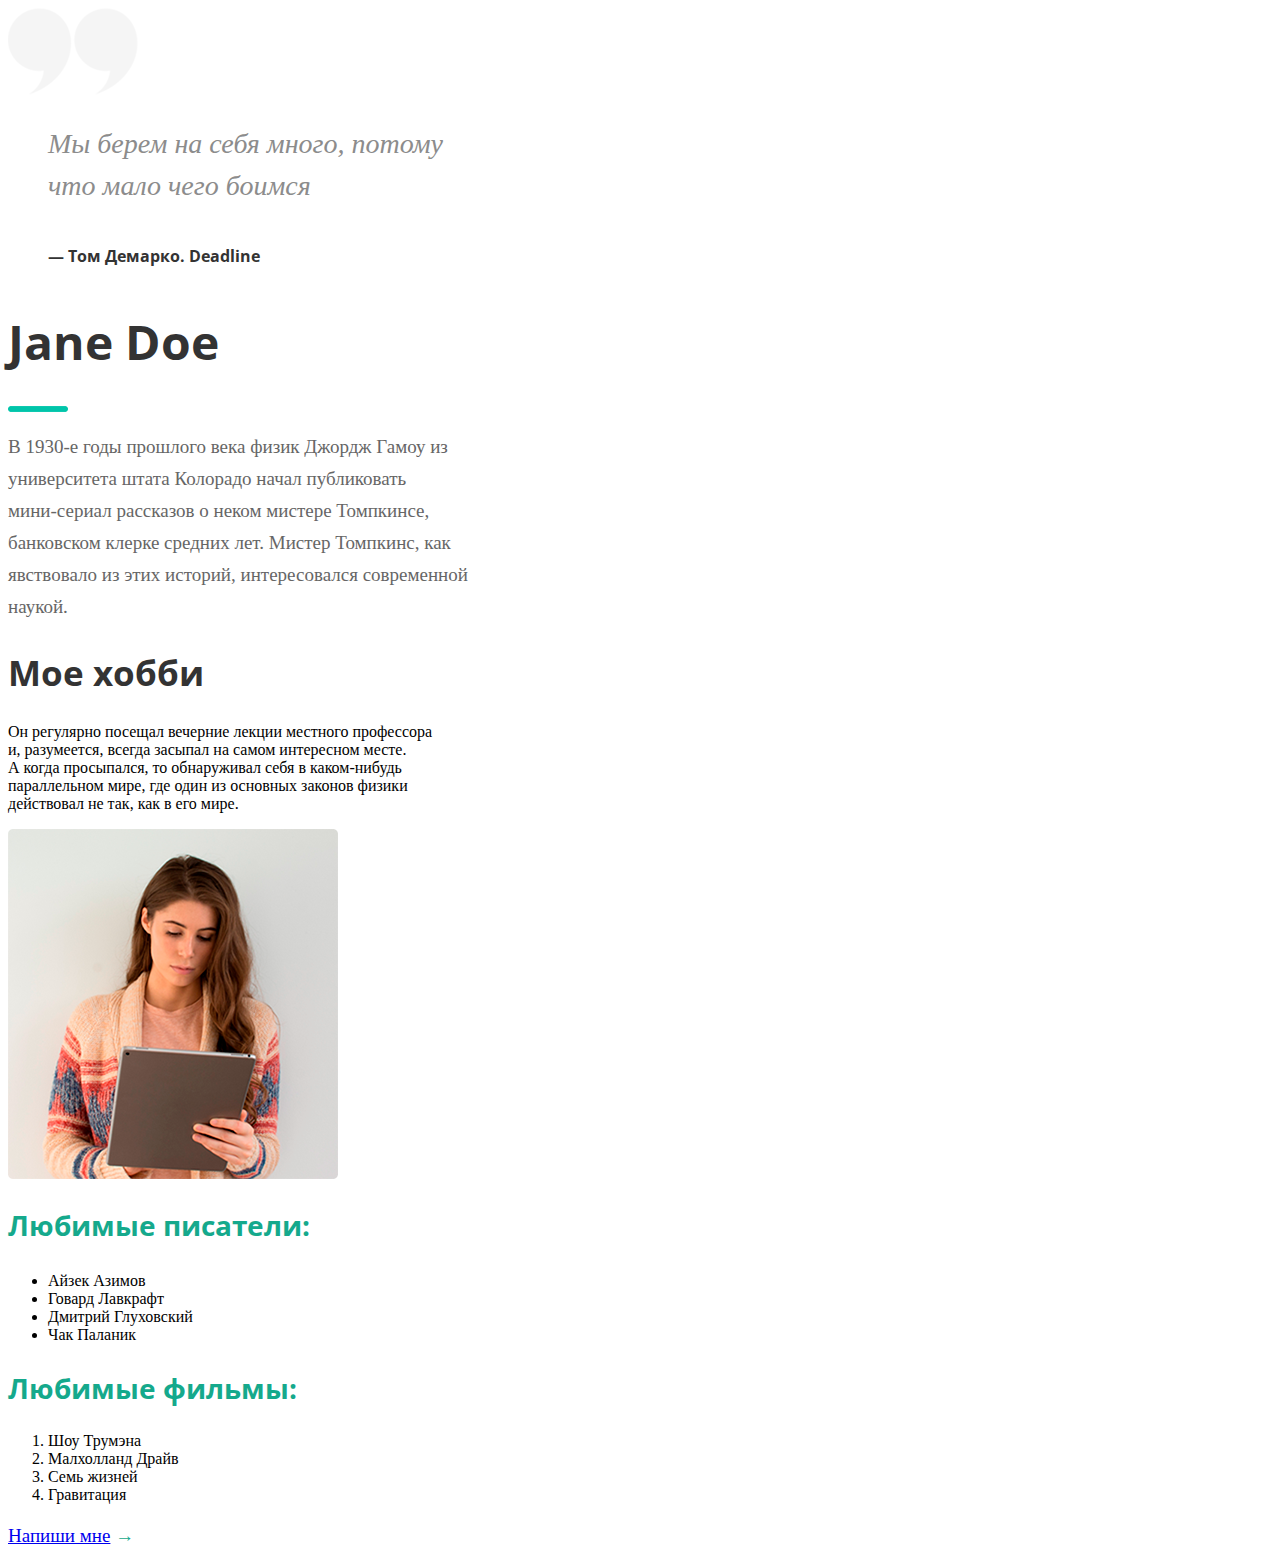
<file: lab5.1/index.html>
<!DOCTYPE html>
<html lang="en">
  <head>
    <meta charset="UTF-8"/>
    <title>Jane Doe</title>
    <link href="css/style.css" rel="stylesheet">
    <link rel="preconnect" href="https://fonts.gstatic.com">
    <link href="https://fonts.googleapis.com/css2?family=Open+Sans:wght@400;600;700&display=swap" rel="stylesheet">
  </head>
  <body>
    <div class="quote">
      <div class="quote__img"></div>
      <div class="quote__citation">
        <blockquote>
        Мы берем на себя много, потому<br>
        что мало чего боимся
        </blockquote>
      </div>
      <div class="quote__author">
        <blockquote>
          — Том Демарко. Deadline
        </blockquote>
      </div>
    </div>
    <div class="middle">
      <div class="middle__header">
        <h1>Jane Doe</h1>
      </div>
      <div class="middle__rectangle-img"></div>
      <div class="middle__description">
        <p> 
			  	В 1930-е годы прошлого века физик Джордж Гамоу из<br>
          университета штата Колорадо начал публиковать<br> 
          мини-сериал рассказов о неком мистере Томпкинсе,<br> 
          банковском клерке средних лет. Мистер Томпкинс, как<br>
          явствовало из этих историй, интересовался современной<br> 
          наукой.
        </p> 
      </div>
    </div>
    <div class="hobby">
      <div class="hobby__subtitle">
        <h2>Мое хобби</h2>
      </div>
      <div class="hobby__description">
        <p>
          Он регулярно посещал вечерние лекции местного профессора<br>
          и, разумеется, всегда засыпал на самом интересном месте.<br> 
          А когда просыпался, то обнаруживал себя в каком-нибудь<br>
          параллельном мире, где один из основных законов физики<br>
          действовал не так, как в его мире.
        </p> 
      </div>
    </div>
    <div class="profile-img"></div>
    <div class="my-like-writer">
      <div class="my-like-writer__subtitle">
        <h3>Любимые писатели:</h3>
      </div>
      <div class="my-like-writer__list">
        <ul>
          <li>Айзек Азимов</li>
          <li>Говард Лавкрафт</li>
          <li>Дмитрий Глуховский</li>
          <li>Чак Паланик</li>
        </ul>
      </div>
    </div>
    <div class="my-like-movies">
      <div class="my-like-movies__subtitle">
        <h3>Любимые фильмы:</h3>
      </div>
      <div class="my-like-movies__list">
        <ol>
          <li>Шоу Трумэна</li>
          <li>Малхолланд Драйв</li>
          <li>Семь жизней</li>
          <li>Гравитация</li>
        </ol>
      </div>
    </div>
  <nav>
    <span class="link-send-me">
      <a class="link-send-me__decoration" href="https://github.com/">Напиши мне</a>
    </span>
  </nav>
  </body>
</html>
</file>
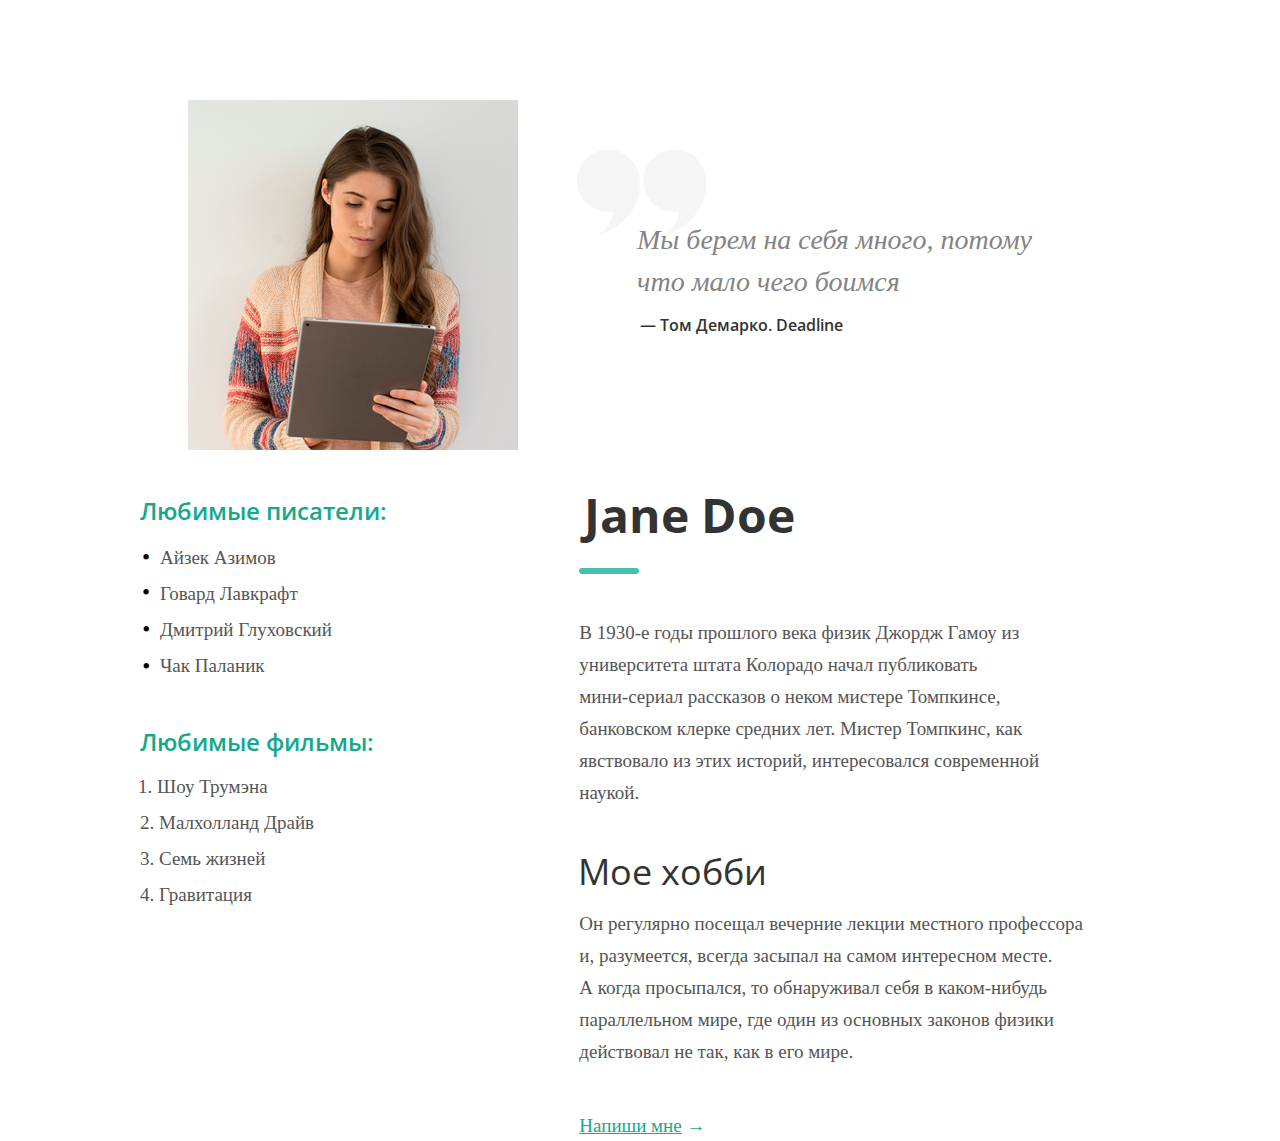
<file: lab5.2/index.html>
<!DOCTYPE html>
<html lang="en">
<head>
	<meta charset="UTF-8">
	<title>Jane Doe</title>
    <link rel="preconnect" href="https://fonts.gstatic.com">
    <link href="https://fonts.googleapis.com/css2?family=Open+Sans:wght@400;600;700&display=swap" rel="stylesheet">
	<link rel="stylesheet" href="css/style.css">
</head>
<body class="body">
  <div class="all">
	<div class="quote">
	  <div class="quote__profile-img"></div>
	  <div class="quote__quotes-img">	
	    <div class="quote__blockquote">
		  Мы берем на себя много, потому<br>
		  что мало чего боимся
		</div>
		<div class="quote__author">
		  — Том Демарко. Deadline
		</div>
	  </div>
	</div>
	<div class="main">
	  <h1 class="main__header main__header-first">
	    Jane Doe
	  </h1>
	  <span class="main__stripe"></span>
	  <p class="main__description">
	    В 1930-е годы прошлого века физик Джордж Гамоу из<br>
		университета штата Колорадо начал публиковать<br> 
		мини-сериал рассказов о неком мистере Томпкинсе,<br> 
		банковском клерке средних лет. Мистер Томпкинс, как<br>
		явствовало из этих историй, интересовался современной<br> 
		наукой. 
	  </p>
	  <h2 class="main__header">
	    Мое хобби
	  </h2>
	  <p class="main__hobby-description">
	    Он регулярно посещал вечерние лекции местного профессора<br>
		и, разумеется, всегда засыпал на самом интересном месте.<br> 
		А когда просыпался, то обнаруживал себя в каком-нибудь<br>
		параллельном мире, где один из основных законов физики<br>
		действовал не так, как в его мире. 
	  </p>
	  <span class="main__link">
	    <a class="main__decoration" href="https://github.com/">Напиши мне</a>
	  </span>		
	  <div class="clear"></div>
	</div>       
	<div class="interests">
	  <h3 class="interests__writers">
	    Любимые писатели:
	  </h3>
	<div class="point">
		<div class="point__one"></div>
		<div class="point__two"></div>
		<div class="point__three"></div>
		<div class="point__four"></div>
	</div>		
	  <ul class="interests__authors">
		<li class="interests__one">Айзек Азимов</li>
		<li class="interests__two">Говард Лавкрафт</li>
		<li class="interests__three">Дмитрий Глуховский</li>
		<li class="interests__four">Чак Паланик</li>
	  </ul>			
	  <h3 class="interests__films">
		Любимые фильмы:
	  </h3>		
	  <ol class="interests__films-ol">
		<li class="interests__list-line__trumen">Шоу Трумэна</li>
		<li class="interests__list-line">Малхолланд Драйв</li>
		<li class="interests__list-line">Семь жизней</li>
		<li class="interests__list-line">Гравитация</li>
      </ol>
	<div class="clear"></div>
    </div>		
  </div>	
</body>
</html>
</file>
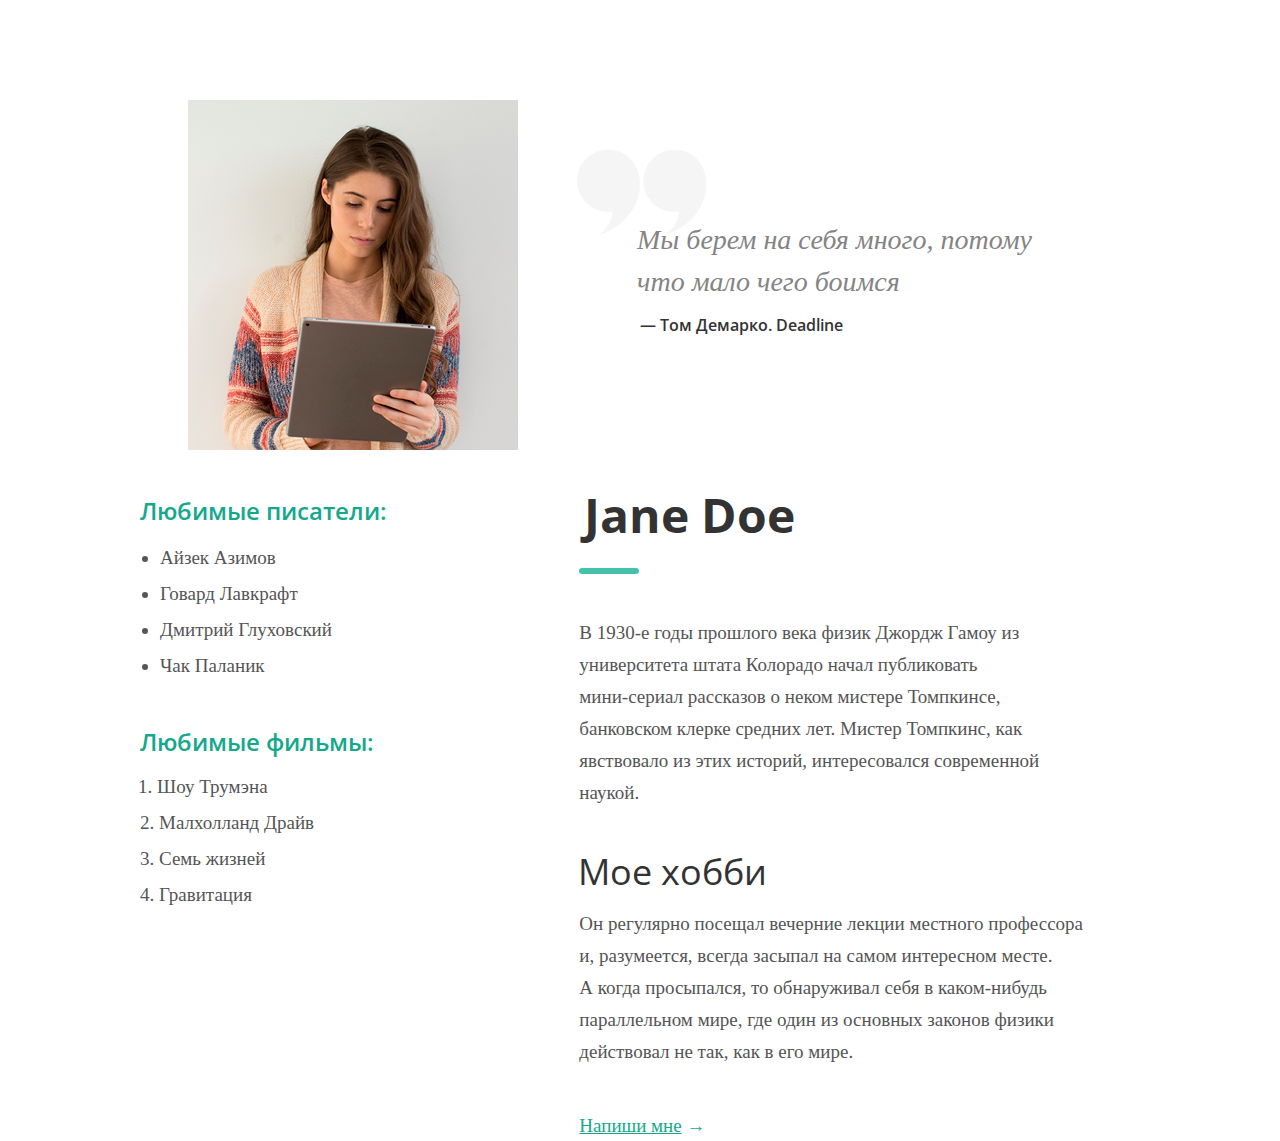
<file: lab5/index.html>
<!DOCTYPE html>
<html lang="en">
<head>
	<meta charset="UTF-8">
	<title>Jane Doe</title>
    <link rel="preconnect" href="https://fonts.gstatic.com">
    <link href="https://fonts.googleapis.com/css2?family=Open+Sans:wght@400;600;700&display=swap" rel="stylesheet">
	<link rel="stylesheet" href="css/style.css">
</head>
<body class="body">
  <div class="all">
	<div class="quote">
	  <div class="quote__profile-img"></div>
	  <div class="quote__quotes-img">	
	    <div class="quote__blockquote">
		  Мы берем на себя много, потому<br>
		  что мало чего боимся
		</div>
		<div class="quote__author">
		  — Том Демарко. Deadline
		</div>
	  </div>
	</div>
	<div class="main">
	  <h1 class="main__h1">
	    Jane Doe
	  </h1>
	  <span class="main__stripe"></span>
	  <p class="main__p">
	    В 1930-е годы прошлого века физик Джордж Гамоу из<br>
		университета штата Колорадо начал публиковать<br> 
		мини-сериал рассказов о неком мистере Томпкинсе,<br> 
		банковском клерке средних лет. Мистер Томпкинс, как<br>
		явствовало из этих историй, интересовался современной<br> 
		наукой. 
	  </p>
	  <h2 class="main__h2">
	    Мое хобби
	  </h2>
	  <p class="main__hobby-p">
	    Он регулярно посещал вечерние лекции местного профессора<br>
		и, разумеется, всегда засыпал на самом интересном месте.<br> 
		А когда просыпался, то обнаруживал себя в каком-нибудь<br>
		параллельном мире, где один из основных законов физики<br>
		действовал не так, как в его мире. 
	  </p>
	  <span class="main__link">
	    <a class="main__decoration" href="https://github.com/">Напиши мне</a>
	  </span>		
	  <div class="clear"></div>
	</div>       
	<div class="interests">
	  <h3 class="interests__writers">
	    Любимые писатели:
	  </h3>		
	  <ul class="interests__authors">
		<li class="interests__authors-line">Айзек Азимов</li>
		<li class="interests__authors-line">Говард Лавкрафт</li>
		<li class="interests__authors-line">Дмитрий Глуховский</li>
		<li class="interests__authors-line">Чак Паланик</li>
      </ul>			
	  <h3 class="interests__films">
		Любимые фильмы:
	  </h3>		
	  <ol class="interests__films-ol">
		<li class="interests__list-line__trumen">Шоу Трумэна</li>
		<li class="interests__list-line">Малхолланд Драйв</li>
		<li class="interests__list-line">Семь жизней</li>
		<li class="interests__list-line">Гравитация</li>
      </ol>
	<div class="clear"></div>
    </div>		
  </div>	
</body>
</html>
</file>
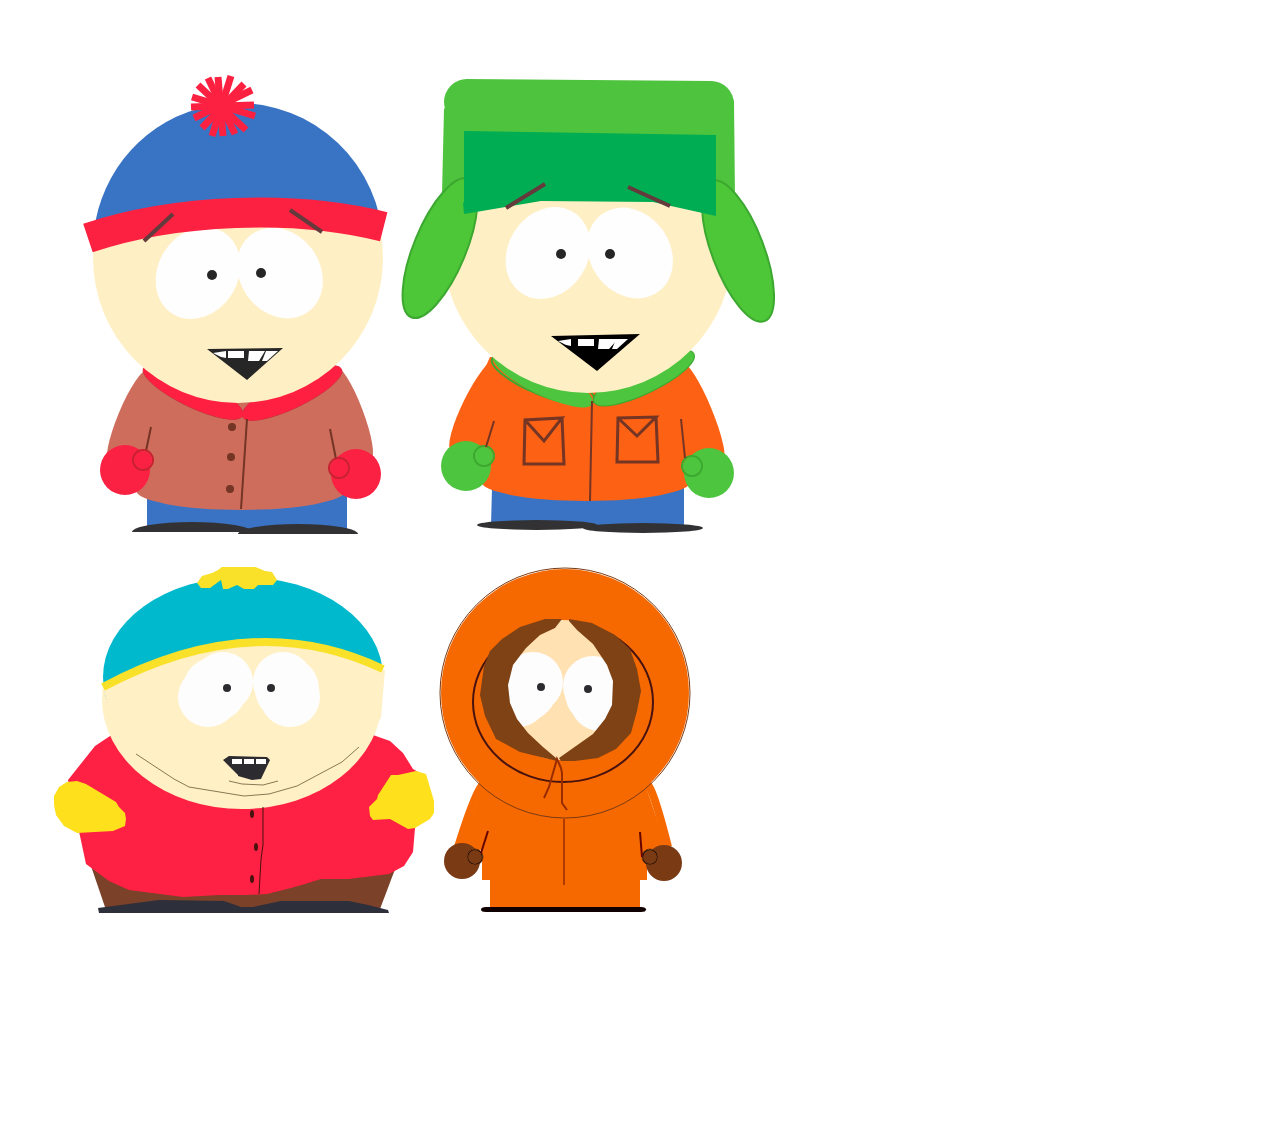
<file: lab13/SouthPark.html>
<!DOCTYPE html>
<html>
  <head>
      <title>South Park</title>
      <meta charset="utf-8">
      <script src="canvas.js"></script>
  </head>
  <body id="page">
    <canvas id="myCanvas" width="777px" height="555"></canvas>
    <div class="svg">
      <svg xmlns="http://www.w3.org/2000/svg" width="777px" height="555" viewPort="0 0 120 120" version="1.1">
        <polygon points="83,299 98,343 372,342 389,297" fill="#7b4129" stroke="none" />
        <polygon points="104,166 365,168 382,174 395,186 405,202 410,205 407,261 405,285 396,299 381,307 341,312 313,312 297,317 283,321 259,327 239,328 211,328 175,330 121,323 101,314 78,297 72,269 60,213 87,179 105,167" fill="#ff2143" stroke="none" />
        <polygon points="91,346 90,341 151,333 216,334 233,340 245,340 273,334 341,334 360,338 380,343 381,346" fill="#2d2f3b" stroke="none" />
        <ellipse fill="#fff0c5" cx="234" cy="132" rx="140" ry="110"/>
        <ellipse fill="#00b9cd" cx="235" cy="110" rx="140" ry="100"/>
        <polygon points="169,224 109,171 95,120 139,100 237,73 296,76 377,103 373,151 322,210" fill="#fff0c5" stroke="none" />
        <polygon points="189,16 193,21 202,21 213,13 215,22 220,22 229,18 236,22 246,22 250,18 265,18 269,13 264,5 257,4 238,-4 235,0 215,-1 210,3 204,6 194,9 " fill="#f9e129" stroke="none" />
        <circle fill="#fdfdfd" cx="200" cy="130" r="30"/>
        <circle fill="#fdfdfd" cx="207" cy="122" r="32"/>
        <circle fill="#fdfdfd" cx="215" cy="115" r="30"/>
        <circle fill="#fdfdfd" cx="282" cy="130" r="30"/>
        <circle fill="#fdfdfd" cx="279" cy="122" r="32"/>
        <circle fill="#fdfdfd" cx="275" cy="115" r="30"/>
        <circle fill="#2c2b30" cx="219" cy="121" r="4"/>
        <circle fill="#2c2b30" cx="263" cy="121" r="4"/>
        <polygon points="230,208 215,193 221,189 259,190 262,193 253,212 244,213 230,209" fill="#2c2b30" stroke="none" />
        <rect x="224" y="192" fill="#fdfdfd" width="10" height="5"/>
        <rect x="236" y="192" fill="#fdfdfd" width="10" height="5"/>
        <rect x="248" y="192" fill="#fdfdfd" width="10" height="5"/>
        <polyline points="221,214 234,217 255,218 270,214" fill="none" stroke="#897955" />
        <polyline points="128,187 166,212 181,220 236,229 261,227 289,219 334,195 351,180" fill="none" stroke="#897955" />
        <path d="M 95 120 q 150 -80 280 -18" stroke="#f9e129" stroke-width="8" fill="none" />
        <polygon points="105,264 69,266 56,259 48,248 46,238 46,229 51,220 59,215 69,214 78,217 108,235 111,240 117,246 118,252 117,259" fill="#fee01c" stroke="none" />
        <polygon points="422,252 407,261 400,262 382,252 365,253 362,249 361,240 369,232 370,228 383,208 390,208 408,204 418,207 426,234 426,246" fill="#fee01c" stroke="none" />
        <polyline points="251,327 253,292 255,278 255,240" fill="none" stroke="#48120f" />
        <ellipse fill="#48120f" cx="244" cy="247" rx="2" ry="4"/>
        <ellipse fill="#48120f" cx="248" cy="280" rx="2" ry="4"/>
        <ellipse fill="#48120f" cx="244" cy="312" rx="2" ry="4"/>

        <circle fill="#f66900" cx="557" cy="126" r="124"/>
        <ellipse fill="none" stroke="#48120f" stroke-width="2" cx="555" cy="135" rx="90" ry="80"/>
        <circle fill="#ffe1b2" cx="554" cy="123" r="70"/>
        <circle fill="#fdfdfd" cx="525" cy="115" r="30"/>
        <circle fill="#fdfdfd" cx="517" cy="122" r="32"/>
        <circle fill="#fdfdfd" cx="510" cy="130" r="30"/>
        <circle fill="#fdfdfd" cx="585" cy="119" r="30"/>
        <circle fill="#fdfdfd" cx="589" cy="126" r="32"/>
        <circle fill="#fdfdfd" cx="592" cy="134" r="30"/>
        <circle fill="#2c2b30" cx="533" cy="120" r="4"/>
        <circle fill="#2c2b30" cx="580" cy="122" r="4"/>
        <polygon points="549,194 512,185 488,172 477,149 472,128 476,99 482,84 494,72 512,60 537,52 554,52 547,61 532,68 518,81 505,98 500,118 502,136 509,152 520,166 535,180 548,191" fill="#7f4215" stroke="none" />
        <polygon points="551,191 585,167 597,152 604,138 605,114 599,98 585,77 569,63 561,54 561,52 584,56 607,68 622,82 629,102 633,124 629,144 623,166 608,182 590,191 567,194 553,194" fill="#7f4215" stroke="none" />
        <path d="M 450 280 q 25 -80 30 -60" stroke="#f66900" stroke-width="8" fill="none" />
        <path d="M 660 280 q -20 -80 -25 -60" stroke="#f66900" stroke-width="8" fill="none" />
        <polygon points="475,220 451,283 659,282 638,220" fill="#f66900" stroke="none" />
        <rect x="474" y="280" fill="#f66900" width="165" height="33"/>
        <rect x="482" y="310" fill="#f66900" width="150" height="33"/>
        <rect x="473" y="340" fill="#110000" width="165" height="5" rx="5"/>
        <polygon points="556,318 556,252" fill="none" stroke="#982d00" />
        <polyline points="559,243 554,236 554,206 553,201 549,192 541,220 536,231" fill="none" stroke="#972c00" stroke-width="2"/>
        <circle fill="#7a3a14" cx="454" cy="294" r="18"/>
        <circle stroke="#7a3a14" cx="467" cy="290" r="8"/>
        <circle fill="#7a3a14" cx="467" cy="290" r="7"/>
        <circle fill="#7a3a14" cx="656" cy="296" r="18"/>
        <circle stroke="#7a3a14" cx="642" cy="290" r="8"/>
        <circle fill="#7a3a14" cx="642" cy="290" r="7"/>
        <polyline points="632,265 634,290" fill="none" stroke="#650400" stroke-width="2"/>
        <polyline points="473,286 480,264" fill="none" stroke="#650400" stroke-width="2"/>
        <circle stroke="#7a3a14" fill="none" cx="557" cy="126" r="125"/>
      </svg>
    </div>
  </body>
</html>
<!-- 563 -->
</file>
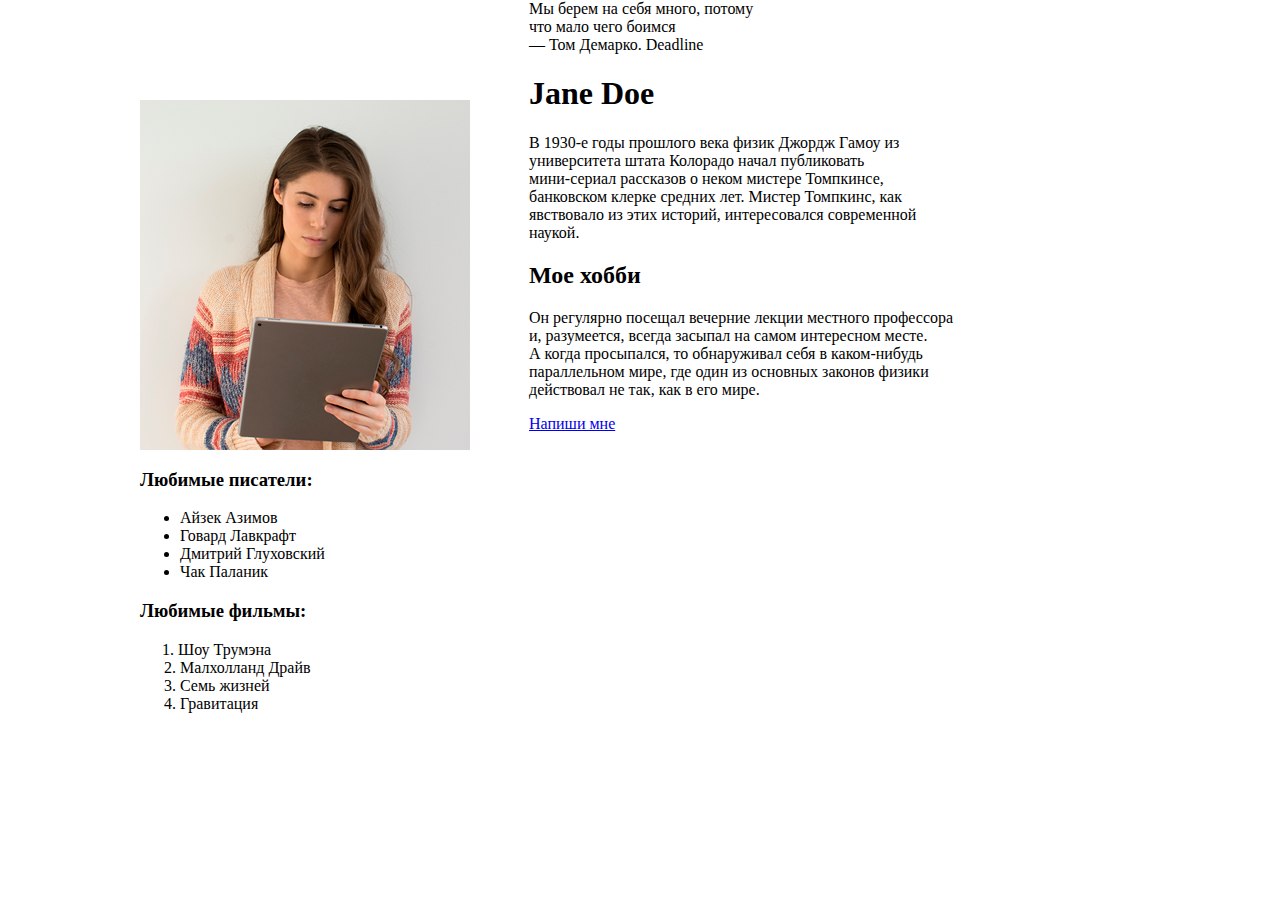
<file: lab5/5.html>
<!DOCTYPE html>
<html lang="en">
<head>
	<meta charset="UTF-8">
	<title>Jane Doe</title>
    <link rel="preconnect" href="https://fonts.gstatic.com">
    <link href="https://fonts.googleapis.com/css2?family=Open+Sans:wght@400;600;700&display=swap" rel="stylesheet">
	<link rel="stylesheet" href="css/style.css">
</head>
<body class="body">
	<div class="all">
		<div class="quote-box">
			<div class="quote__profile-img">
			</div>
			<div class="quote-box-quote">	
				<div class="quote-box__text">
					Мы берем на себя много, потому<br>
					что мало чего боимся
				</div>
				<div class="quote-box__copyright">
					— Том Демарко. Deadline
				</div>
			</div>
		</div>
		<div class="main-text">
			<h1 class="main-text__name">
				Jane Doe
			</h1>
			<span class="main-text__stripe">
			</span>
			<p class="main-text__text">
				В 1930-е годы прошлого века физик Джордж Гамоу из<br>
				университета штата Колорадо начал публиковать<br> 
				мини-сериал рассказов о неком мистере Томпкинсе,<br> 
				банковском клерке средних лет. Мистер Томпкинс, как<br>
				явствовало из этих историй, интересовался современной<br> 
				наукой. 
			</p>
			<h2 class="main-text__title-hobby">
				Мое хобби
			</h2>
			<p class="main-text__hobby">
				Он регулярно посещал вечерние лекции местного профессора<br>
				и, разумеется, всегда засыпал на самом интересном месте.<br> 
				А когда просыпался, то обнаруживал себя в каком-нибудь<br>
				параллельном мире, где один из основных законов физики<br>
				действовал не так, как в его мире. 
			</p>
			<span class="main-text-link">
				<a class="main-text__decoration" href="https://github.com/Sergey-Miheev/web-development">Напиши мне</a>
			</span>		
			<div class="clear">
			</div>
		</div>       
		<div class="interests">
			<h3 class="interests-title-writers">
				Любимые писатели:
			</h3>		
			<ul class="interests-list-authors">
				<li class="interests__list-line">Айзек Азимов</li>
				<li class="interests__list-line">Говард Лавкрафт</li>
				<li class="interests__list-line">Дмитрий Глуховский</li>
				<li class="interests__list-line">Чак Паланик</li>
			</ul>			
			<h3 class="interests-title-films">
				Любимые фильмы:
			</h3>		
			<ol class="interests-list-films">
				<li class="interests__list-line__trumen">Шоу Трумэна</li>
				<li class="interests__list-line">Малхолланд Драйв</li>
				<li class="interests__list-line">Семь жизней</li>
				<li class="interests__list-line">Гравитация</li>
			</ol>
			<div class="clear">
			</div>
		</div>		
	</div>	
</body>
</html>
</file>
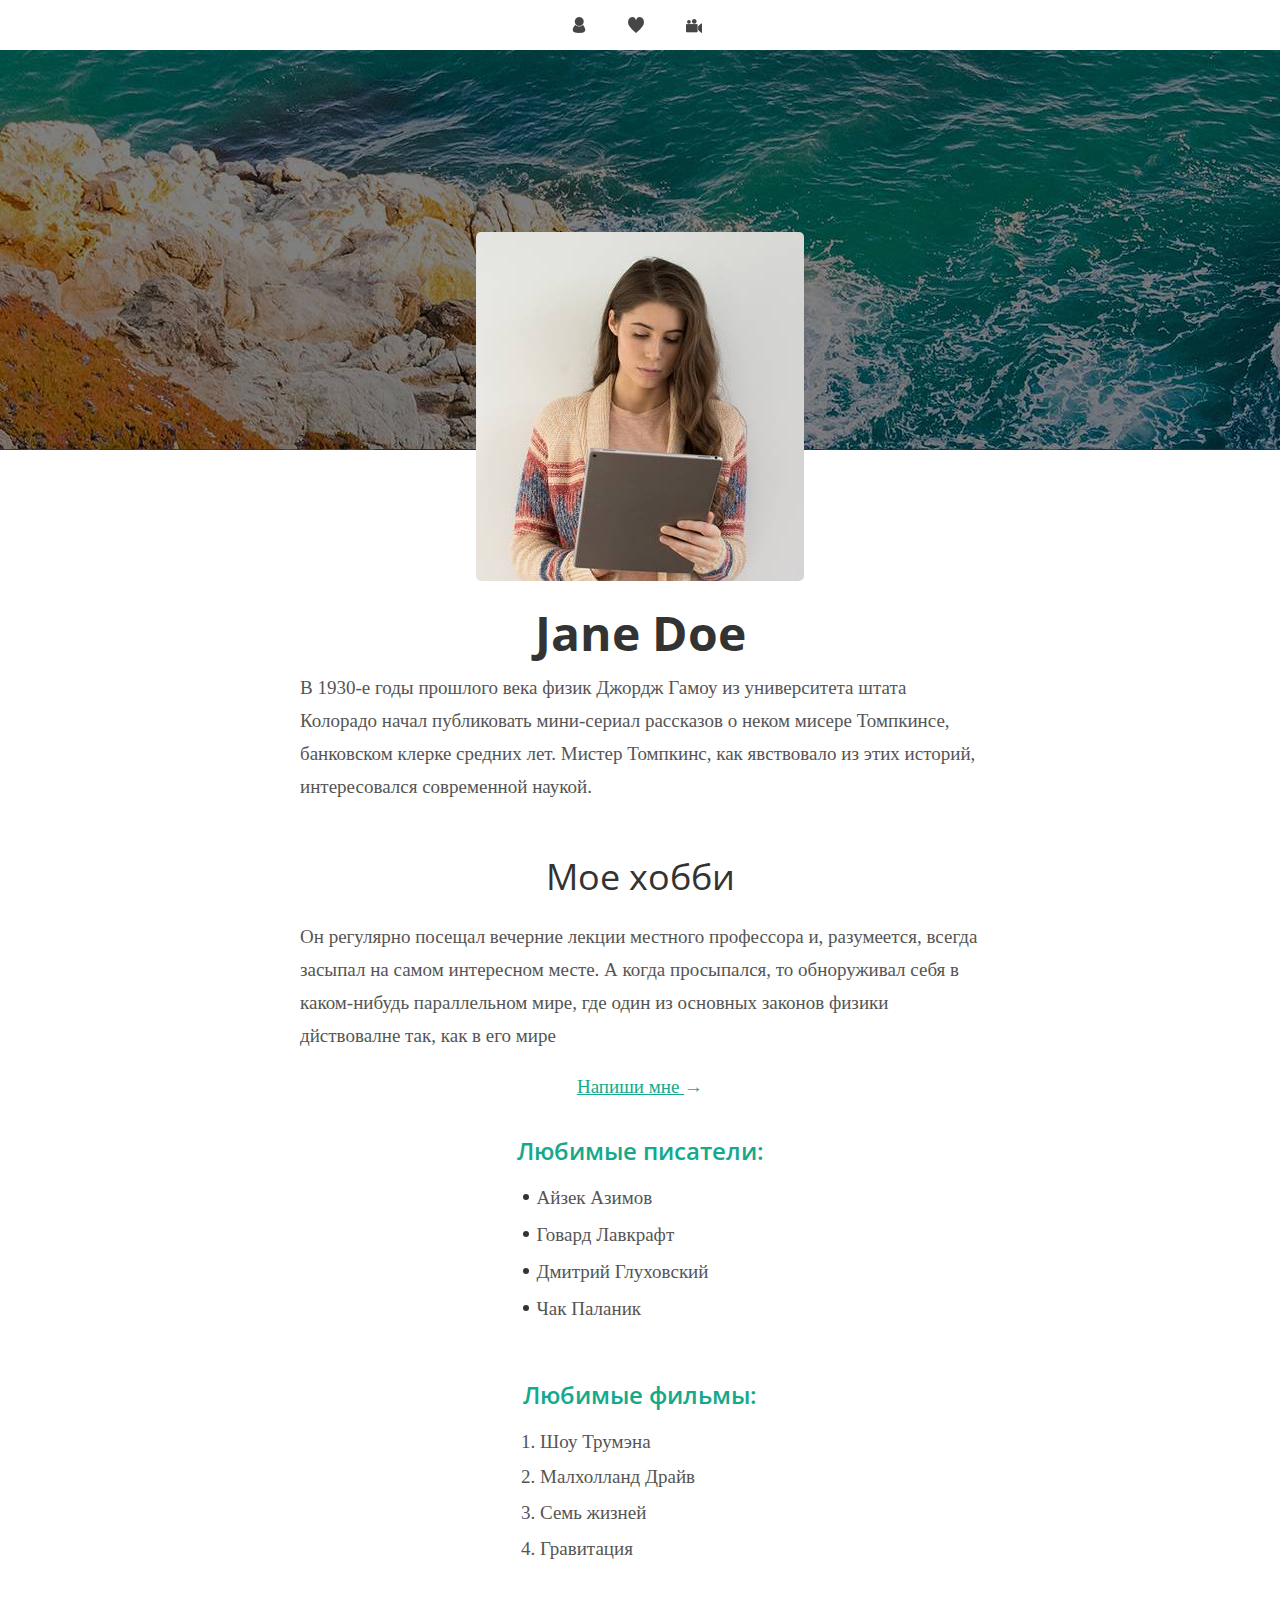
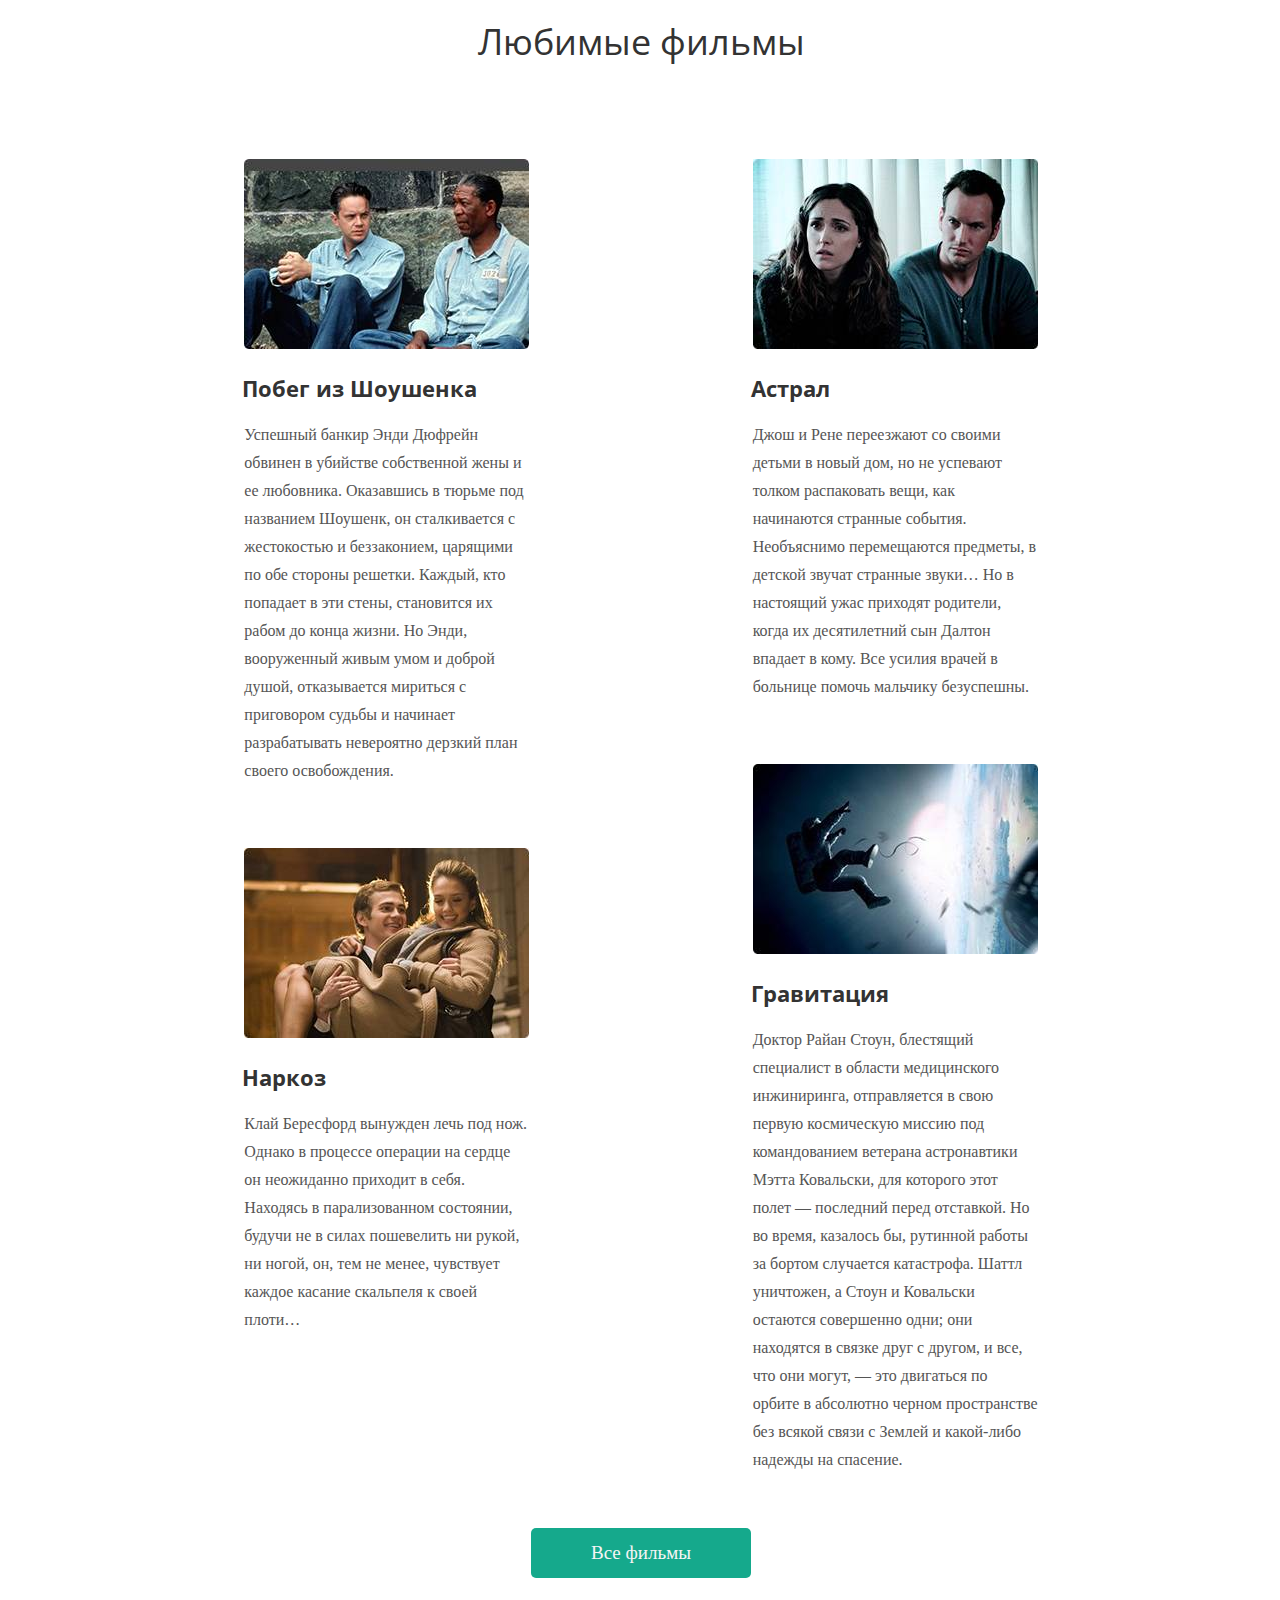
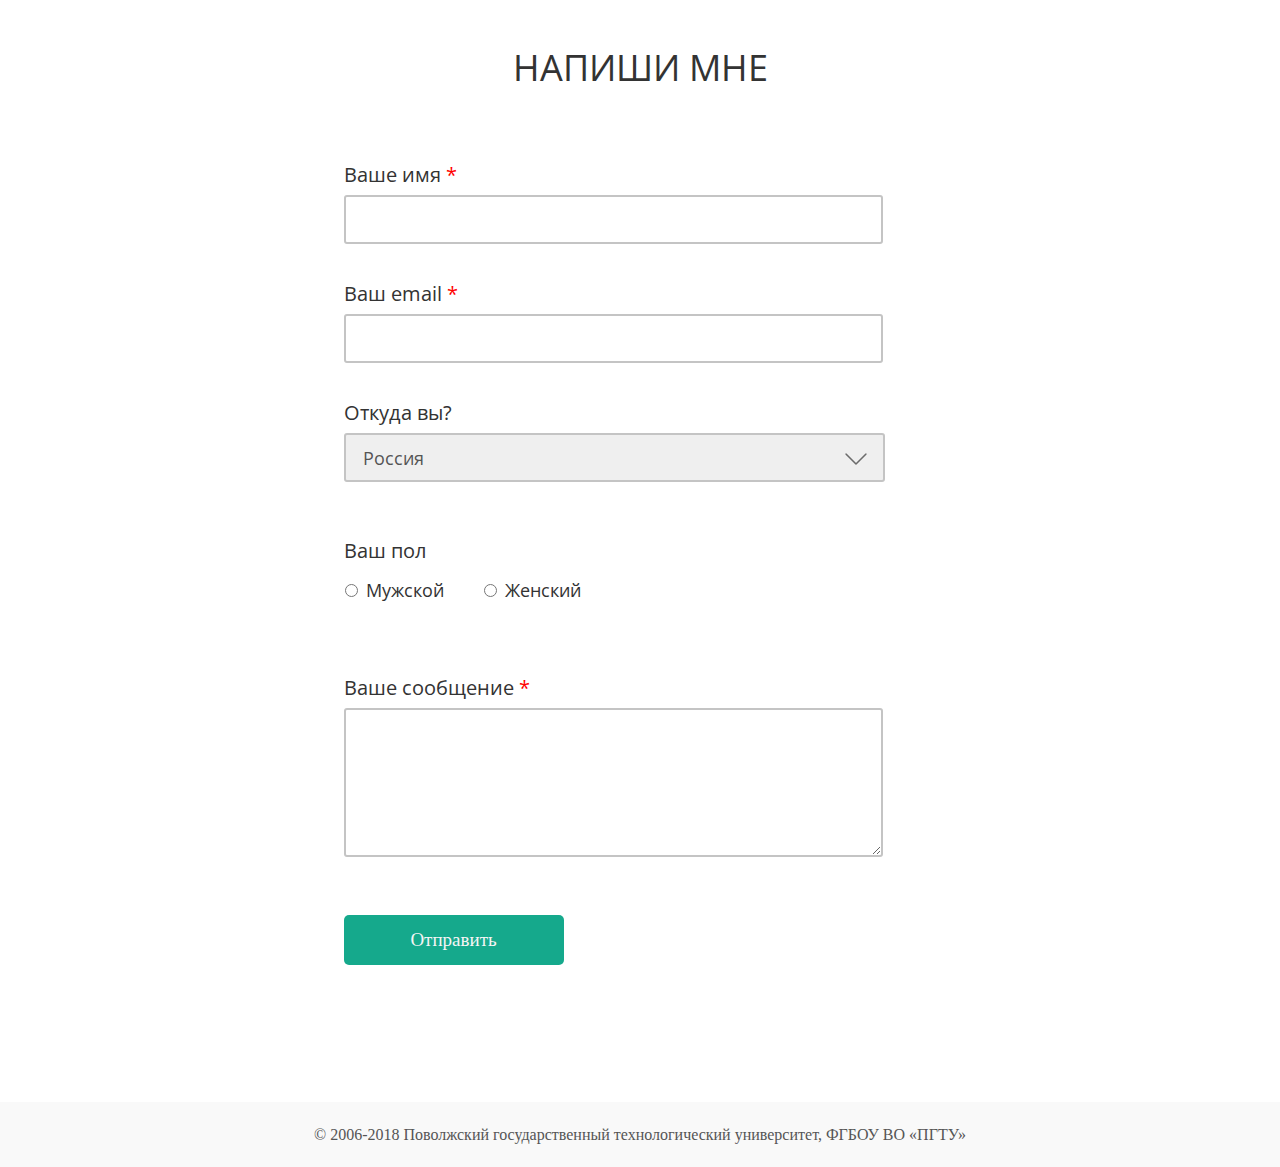
<file: lab6/lw6.html>
<!DOCTYPE html>
<html>
  <head>
    <title>profile_page</title>
    <meta charset="utf-8"/>
    <meta name="viewport" content="width=device-width, initial-scale=1">
    <link rel="stylesheet" href="css/style.css">
    <link rel="preconnect" href="https://fonts.gstatic.com">
    <link href="https://fonts.googleapis.com/css2?family=Open+Sans:wght@400;600;700&display=swap" rel="stylesheet"> 
  </head> 
  <body class="web-page">
    <div class="page">
      <div class="top-menu">
        <a class="top-menu__block" href="https://vk.com/pontii.pilat">
          <img class="top-menu__image" src="images/person.png">
          <span class="top-menu__content">Обо мне</span>
        </a>
        <a class="top-menu__block" href="https://vk.com/pontii.pilat">
          <img class="top-menu__image" src="images/heart.png">
          <span class="top-menu__content">Мое хобби</span>
        </a>
        <a class="top-menu__block" href="https://vk.com/pontii.pilat">
          <img class="top-menu__image" src="images/film.png">
          <span class="top-menu__content">Любимые фильмы</span>
        </a>
      </div>  
    </div>
    <div class="page-top"></div>
    <div class="page">
      <div class="page-content">
        <div class="page-content__image"><img src="images/image.jpg" class="image-profile"></div>
        <div class="quote">
          <p class="quote__text">Мы берем на себя много, потому что мало чего боимся</p>
          <p class="quote__author">&#8212; Том Демарко. Deadline</p>
          <span class="clear"></span>
        </div>  
        <div class="сontent">
          <h1 class="сontent__text-name-top">Jane Doe</h1>
          <p class="сontent__text сontent__text-top">В 1930-е годы прошлого века физик Джордж Гамоу из университета штата Колорадо начал публиковать мини-сериал рассказов о неком мисере Томпкинсе, банковском клерке средних лет. Мистер Томпкинс, как явствовало из этих историй, интересовался современной наукой.</p>
          <h2 class="сontent__text-name-bottom">Мое хобби</h2>
          <p class="сontent__text сontent__text-bottom">Он регулярно посещал вечерние лекции местного профессора и, разумеется, всегда засыпал на самом интересном месте. А когда просыпался, то обноруживал себя в каком-нибудь параллельном мире, где один из основных законов физики дйствовалне так, как в его мире</p>
          <span class="сontent__message-me">
            <a href="https://vk.com/" class="message-me__link">
              Напиши мне 
            </a>
            <span class="message-me__link">&#8594;</span>
          </span>
        </div>
        <div class="list">
          <div class="writers">
            <p class="list__list-name">Любимые писатели:</p>    
            <ul class="list__author-list">
              <li class="list__dots">Айзек Азимов</li>
              <li class="list__dots">Говард Лавкрафт</li>
              <li class="list__dots">Дмитрий Глуховский</li>
              <li class="list__dots">Чак Паланик</li>
            </ul>
          </div>
          <div class="films">
            <p class="list__list-name">Любимые фильмы:</p>    
            <ol class="list__movie-list">
              <li class="list__num-first">Шоу Трумэна</li>
              <li class="list__num">Малхолланд Драйв</li>
              <li class="list__num">Семь жизней</li>
              <li class="list__num">Гравитация</li>
            </ol>
          </div>    
        </div> 
      <span class="clear"></span>
      </div>
      <div class="content-center">
        <p class="content-center__content-name">Любимые фильмы</p>
        <div class="content-center__content">
          <div class="content-center__semiblock">
            <div class="content-center__blocks">
              <img src="images/The Shawshank Redemption.jpg">
              <p class="content-center__blog-name">Побег из Шоушенка</p>
              <p class="content-center__text">Успешный банкир Энди Дюфрейн обвинен в убийстве собственной жены и ее любовника. Оказавшись в тюрьме под названием Шоушенк, он сталкивается с жестокостью и беззаконием, царящими по обе стороны решетки. Каждый, кто попадает в эти стены, становится их рабом до конца жизни. Но Энди, вооруженный живым умом и доброй душой, отказывается мириться с приговором судьбы и начинает разрабатывать невероятно дерзкий план своего освобождения.</p>
            </div>
            <div class="content-center__blocks">
              <img src="images/Anesthesia.jpg">
              <p class="content-center__blog-name">Наркоз</p>
              <p class="content-center__text">Клай Бересфорд вынужден лечь под нож. Однако в процессе операции на сердце он неожиданно приходит в себя. Находясь в парализованном состоянии, будучи не в силах пошевелить ни рукой, ни ногой, он, тем не менее, чувствует каждое касание скальпеля к своей плоти…</p>
            </div>
          </div>
          <div class="content-center__semiblock">
            <div class="content-center__blocks">
              <img src="images/Astral.jpg">
              <p class="content-center__blog-name">Астрал</p>
              <p class="content-center__text">Джош и Рене переезжают со своими детьми в новый дом, но не успевают толком распаковать вещи, как начинаются странные события. Необъяснимо перемещаются предметы, в детской звучат странные звуки… Но в настоящий ужас приходят родители, когда их десятилетний сын Далтон впадает в кому. Все усилия врачей в больнице помочь мальчику безуспешны.</p>
            </div>
            <div class="content-center__blocks">
              <img src="images/Gravitis.jpg">
              <p class="content-center__blog-name">Гравитация</p>
              <p class="content-center__text">Доктор Райан Стоун, блестящий специалист в области медицинского инжиниринга, отправляется в свою первую космическую миссию под командованием ветерана астронавтики Мэтта Ковальски, для которого этот полет — последний перед отставкой. Но во время, казалось бы, рутинной работы за бортом случается катастрофа. 
                Шаттл уничтожен, а Стоун и Ковальски остаются совершенно одни; они находятся в связке друг с другом, и все, что они могут, — это двигаться по орбите в абсолютно черном пространстве без всякой связи с Землей и какой-либо надежды на спасение.</p>
            </div>
          </div>
        </div>
        <div class="content-center__more-informaion">
          <button class="buttom"><span class="buttom-name">Все фильмы</span></button>
        </div>
      </div>
      <form class="check-in">
        <span class="check-in__block-name">
          <p class="check-in__name">НАПИШИ МНЕ</p>
        </span>
        <div class="check-in__input"> 
          <div class="check-in__block">
            <p class="check-in__input-block-name">Ваше имя <span class="star">*</span></p>
            <input class="check-in__entry-field" type="text">
          </div>
          <div class="check-in__block">
            <p class="check-in__input-block-name">Ваш email <span class="star">*</span></p>
            <input class="check-in__entry-field" type="text">
          </div>
          <div class="check-in__block">
            <p class="check-in__input-block-name">Откуда вы?</p>
            <select class="check-in__select" type="text" value="Россия">
              <option>Россия</option>
              <option>Украина</option>
              <option>Казахстан</option>
            </select>
          </div>
          <div class="check-in__block">
            <p class="check-in__choice-name">Ваш пол</span></p>
            <p class="check-in__choice"><input class="dot" type="radio" name="sex" value="man">Мужской</p>
            <p class="check-in__choice"><input class="dot" type="radio" name="sex" value="woman">Женский</p>
          </div>
          <div class="check-in__block">
            <p class="check-in__text-area">Ваше сообщение <span class="star">*</span></p>
            <textarea class="text-area"></textarea>
          </div>
          <div class="check-in__block">
            <button class="input__buttom"><span class="buttom-name">Отправить</span></button>
          </div>
        </div>
      </div>
    </form>
    <div class="footer">
      <div class="page">
        <p class="footer__content">© 2006-2018 Поволжский государственный технологический университет, ФГБОУ ВО «ПГТУ»</p>
      </div>
    </div>
  </body> 
</html>
</file>
<file: lab5.1/css/style.css>
.quote__img
{
    background-image: url(../images/quotes2.png);
    background-size: auto;
    width: 130px;
    height: 87px;
}

.quote__citation
{
    font-size: 28px;
    line-height: 42px;
    font-family: "Georgia";
    font-style: italic;
    text-align: left;
    color: #8c8c8c;
}

.quote__author
{
    font-size: 16px;
    line-height: 42px;
    font-weight: 600;
    text-align: left;
    font-family: "Open Sans";
    font-weight: bold;
    color: #333;
}

.middle__header
{
    font-size: 24px;
    font-weight: 700;
    font-family: "Open Sans";
    color: #333;
    text-align: left;
}

.middle__rectangle-img
{
    background-image: url(../images/rectangle2.png);
    width: 60px;
    height: 6px;
}

.middle__description
{
    font-size: 19px;
    font-family: "Georgia";
    line-height: 32px;
    text-align: left;
    color: #666;
}

.hobby__subtitle
{
    font-size: 23px;
    line-height: 42px;
    font-weight: lighter;
    font-family: "Open Sans";
    color: #333;
}

.hobby__subtitle-description
{
    font-size: 19px;
    line-height: 32px;
    text-align: left;
    font-family: "Georgia";
    color: #555;
}

.profile-img
{
    background: url(../images/Jane2.png);
    background-size: 100%;
    width: 330px;
    height: 350px;
}

.my-like-writer__subtitle
{
    font-size: 24px;
    font-weight: 600;
    font-family: "Open Sans"; 
    color: #15a98c;
    line-height: 1.333;
    text-align: left;  
}

.my-like-writer__subtitle-ul
{
    font-size: 19px;
    line-height: 36px;
    color: #555555;
    font-family: "Georgia";
    text-align: left;  
}

.my-like-movies__subtitle
{
    font-size: 24px;
    line-height: 32px;
    color: #15a98c;
    font-weight: 600;
    font-family: "Open Sans";
    text-align: left;  
}

.my-like-movies__subtitle-ol
{
    font-size: 19px;
    line-height: 36px;
    color: #555555;
    font-family: "Georgia";
    text-align: left; 
}

.link-send-me
{
    font-size: 19px;
    line-height: 32px;
    color: #15a98b;
    font-family: "Georgia";
    text-decoration: none;
    text-align: left;
}

.link-send-me-decoration
{
    color: #15a98b;
    text-decoration: underline;
}

.link-send-me::after
{
    content: "→ ";
}
</file>
<file: lab5.2/css/style.css>
.all
{
    max-width: 1000px;
    margin: 0 auto;
}

.body
{
    margin: 0;
}

.quote
{
    float: right;
}

.quote__profile-img
{
    background-image: url(../images/Jane.png);
    background-size: 100%;
    width: 330px;
    height: 350px;
    float: left;
    margin: 100px 59px 0px 0px;
}

.quote__quotes-img
{
    float: right;
    background-image: url(../images/quotes.png);
    background-repeat: no-repeat;
    margin: 149px 102px 0px 0px;
}

.quote__blockquote
{
    font-size: 28px;
    line-height: 42px;
    color: #848484;
    font-style: italic;
    font-family: "Georgia";
    text-align: left;
    margin: 70px 6px 1px 60px;
}

.quote__author
{
    font-size: 16px;
    line-height: 42px;
    color: #333333;
    font-weight: 600;
    font-family: "Open Sans";
    text-align: left;
    margin: 0px 0px 0px 63px;
}

.quote::after 
{
    content: "";
    clear: both;
    display: block;
}

.interests
{
    float: left;
}

.interests__writers
{
    font-size: 24px;
    font-weight: 600;
    font-family: "Open Sans"; 
    color: #15a98c;
    line-height: 1.333;
    text-align: left;  
    margin: 45px 0px 0px 0px;
}

.interests__authors
{
    font-size: 19px;
    line-height: 36px;
    color: #555555;
    font-family: "Georgia";
    text-align: left;   
    margin: 13px 0px 0px -1px;
    padding-left: 21px;
}

.interests__list-line__trumen
{
    margin-left: -2px;  
}
.interests__films
{
    font-size: 24px;
    line-height: 32px;
    color: #15a98c;
    font-weight: 600;
    font-family: "Open Sans";
    text-align: left;  
    margin: 42px 0px 0px 0px; 
}

.interests__films-ol
{
    font-size: 19px;
    line-height: 36px;
    color: #555555;
    font-family: "Georgia";
    text-align: left;   
    margin: 11px 0px 0px -1px;
    padding-left: 20px;
}

.main
{
    float:right;
    margin: 44px 57px 0px 0px;
}



.main__stripe
{
    background-color: #45c3aa;
    width: 60px;
    height: 6px;
    border-radius: 3px;  
    margin: 32px 0px 0px 0px;
    display: block;
}

.main__description
{
    font-size: 19px;
    font-family: "Georgia";
    color: #555555;
    line-height: 32px;
    text-align: left;
    margin: 43px 0px 0px 0px;
}

.main__header
{
    font-size: 36px;
    line-height: 42px;
    color: #333333;
    font-weight: 400;
    font-family: "Open Sans";
    text-align: left;
    margin: 42px 0px 0px -1px;
}

.main__header-first
{
    font-size: 48px;
    font-weight: 700;
    margin: 0px 0px 0px 5px;
}

.main__hobby-description
{
    font-size: 19px;
    line-height: 32px;
    color: #555555;
    font-family: "Georgia";
    text-align: left;
    margin: 15px 0px 42px 0px;
}

.main__link
{
    font-size: 19px;
    line-height: 31px;
    color: #15a98b;
    font-family: "Georgia";
    text-decoration: none;
    text-align: left;
    margin: 0px 0px 0px 0px;
}

.main__decoration
{
    color: #15a98b;
    text-decoration: underline;
}

.main__link::after
{
    content: "→";
}

.clear
{
    clear: both;
}

.point__one
{
    margin: 18px 0px 0px 0px;
    font-size: 23px;
}

.point__one::before
{
    content: "•";
}

.point__two
{
    margin: 9.4px 0px 0px 0px;
    font-size: 23px;
}

.point__two::before
{
    content: "•";
}

.point__three
{
    margin: 11px 0px 0px 0.2px;
    font-size: 23px;
}

.point__three::before
{
    content: "•";
}

.point__four
{
    margin: 11px 0px 0px 0.2px;
    font-size: 23px;
}

.point__four::before
{
    content: "•";
}

.point
{
    margin: 0px 0px 0px 2.1px;
    float: left;
}

.interests__one
{
    list-style-type: none;
}

.interests__two
{
    list-style-type: none;
}

.interests__three
{
    list-style-type: none;
}

.interests__four
{
    list-style-type: none;
}
</file>
<file: lab5/css/style.css>
.all
{
    max-width: 1000px;
    margin: 0 auto;
}

.body
{
    margin: 0;
}

.quote
{
    float: right;
}

.quote__profile-img
{
    background-image: url(../images/Jane.png);
    background-size: 100%;
    width: 330px;
    height: 350px;
    float: left;
    margin: 100px 59px 0px 0px;
}

.quote__quotes-img
{
    float: right;
    background-image: url(../images/quotes.png);
    background-repeat: no-repeat;
    margin: 149px 102px 0px 0px;
}

.quote__blockquote
{
    font-size: 28px;
    line-height: 42px;
    color: #848484;
    font-style: italic;
    font-family: "Georgia";
    text-align: left;
    margin: 70px 6px 1px 60px;
}

.quote__author
{
    font-size: 16px;
    line-height: 42px;
    color: #333333;
    font-weight: 600;
    font-family: "Open Sans";
    text-align: left;
    margin: 0px 0px 0px 63px;
}

.quote::after 
{
    content: "";
    clear: both;
    display: block;
}

.interests
{
    float: left;
}

.interests__writers
{
    font-size: 24px;
    font-weight: 600;
    font-family: "Open Sans"; 
    color: #15a98c;
    line-height: 1.333;
    text-align: left;  
    margin: 45px 0px 0px 0px;
}

.interests__authors
{
    font-size: 19px;
    line-height: 36px;
    color: #555555;
    font-family: "Georgia";
    text-align: left;   
    margin: 13px 0px 0px -1px;
    padding-left: 21px;
}

.interests__list-line__trumen
{
    margin-left: -2px;  
}
.interests__films
{
    font-size: 24px;
    line-height: 32px;
    color: #15a98c;
    font-weight: 600;
    font-family: "Open Sans";
    text-align: left;  
    margin: 42px 0px 0px 0px; 
}

.interests__films-ol
{
    font-size: 19px;
    line-height: 36px;
    color: #555555;
    font-family: "Georgia";
    text-align: left;   
    margin: 11px 0px 0px -1px;
    padding-left: 20px;
}

.main
{
    float:right;
    margin: 44px 57px 0px 0px;
}

.main__h1
{
    font-size: 48px;
    line-height: 42px;
    color: #333333;
    font-weight: 700;
    font-family: "Open Sans";
    text-align: left;
    margin: 0px 0px 0px 5px;
}

.main__stripe
{
    background-color: #45c3aa;
    width: 60px;
    height: 6px;
    border-radius: 3px;  
    margin: 32px 0px 0px 0px;
    display: block;
}

.main__p
{
    font-size: 19px;
    font-family: "Georgia";
    color: #555555;
    line-height: 32px;
    text-align: left;
    margin: 43px 0px 0px 0px;
}

.main__h2
{
    font-size: 36px;
    line-height: 42px;
    color: #333333;
    font-weight: 400;
    font-family: "Open Sans";
    text-align: left;
    margin: 42px 0px 0px -1px;
}

.main__hobby-p
{
    font-size: 19px;
    line-height: 32px;
    color: #555555;
    font-family: "Georgia";
    text-align: left;
    margin: 15px 0px 42px 0px;
}

.main__link
{
    font-size: 19px;
    line-height: 31px;
    color: #15a98b;
    font-family: "Georgia";
    text-decoration: none;
    text-align: left;
    margin: 0px 0px 0px 0px;
}

.main__decoration
{
    color: #15a98b;
    text-decoration: underline;
}

.main__link::after
{
    content: "→";
}

.clear
{
    clear: both;
}
</file>
<file: lab6/css/style.css>
.web-page
{
    margin: 0;
    padding: 0; 
}

.page
{
    margin: 0 auto;
    padding: 0 20px;
    max-width: 1308px;
}

.top-menu
{
    display: flex;
    justify-content: center;
    text-decoration: none;
}

.top-menu__content
{
    display: none;
}

.top-menu__image
{
    margin-right: 6px;
}

.top-menu__block
{
    text-decoration: none;
    display: block;
    float: left;
    padding: 11px 18px 0 18px;
    font-size: 19px;
    line-height: 32px;
    color: #333333;
    font-family: "Georgia";
}

.top-menu__block:hover
{
    background-color: #098d71;
}

.icone
{
    margin-right: 10px;
}

.page-top
{
    background: none;
}

.image-profile
{
    position: relative;
    border-radius: 5px;
    background-color: #132d36;
}

.page-content__image
{
    display: flex;
    justify-content: center;
}

.quote
{
    display: none;
}

.quote__text
{
    line-height: 43px;
    margin-bottom: 0;
    font-size: 28px;
    color: #ffffff;
    font-style: italic;
    font-family: "Georgia";
}

.quote__author
{
    font-size: 16px;
    line-height: 12px;
    color: #ffffff;
    font-weight: 600;
    font-family: "Open Sans";
    left: 3px;
    position: relative;
}

.list
{
    display: flex;
    align-items: center;
    flex-direction: column;
}

.list__list-name
{
    margin: 32px 0 0 0;
    font-size: 24px;
    line-height: 32px;
    font-weight: 600;
    color: #15a98c;
    font-family: "Open Sans";
}

.list__author-list
{
    list-style-type: none;
    padding: 0;
    margin: 15px 7px;
    height: 150px;
    font-size: 19px;
    line-height: 36px;
    color: #555555;
    font-family: "Georgia";
}

.list__dots
{
    position: relative;
    padding-left: 13px;
    line-height: 37px;
    bottom: 3px;
}

.list__dots::before
{
    content: "";
    display: block;
    width: 6px;
    height: 6px;
    background: #333;
    position: absolute;
    border-radius: 3px;
    right: 228px;
    top: 15px;
}

.list__movie-list
{
    padding: 0;
    margin: 12px 17px;
    height: 150px;
    font-size: 19px;
    line-height: 36px;
    color: #555555;
    font-family: "Georgia";
}

.list__num-first
{
    position: relative;
    top: 1px;
}

.list__num-second
{
    position: relative;
    top: 2px;
    left: 2px;
}

.сontent
{
    display: flex;
    align-items: center;
    flex-direction: column;
}

.сontent__text-name-top
{
    margin-bottom: 0;
    font-size: 48px;
    line-height: 39px;
    color: #333333;
    font-weight: 700;
    font-family: "Open Sans";
}

.сontent__text-name-bottom
{
    margin-bottom: 0;
    font-size: 36px;
    color: #333333;
    font-weight: 400;
    font-family: "Open Sans";
}

.сontent__text-top
{
    max-width: 680px;
    font-size: 19px;
    line-height: 33px;
    color: #555555;
    font-family: "Georgia";
}

.сontent__text-bottom
{
    max-width: 680px;
    font-size: 19px;
    line-height: 33px;
    color: #555555;
    font-family: "Georgia";
}

.content__message-me
{
    display: flex;
    justify-content: center;
}

.message-me__link
{
    font-size: 19px;
    line-height: 32px;
    color: #15a98b;
    font-family: "Georgia";
}

.background-center
{
    position: relative;
    bottom: 159px;
    background-color: #f9f9f9;
}

.content-center
{
    left: 1px;
    max-width: 1240px;
    position: relative;
    display: block;
}

.content-center__content
{
    display: flex;
    flex-wrap: wrap;
    justify-content: center;
}

.content-center__content-name
{
    display: flex;
    justify-content: center;
    font-size: 36px;
    line-height: 42px;
    color: #333333;
    font-family: "Open Sans";
}

.content-center__blog-name
{
    position: relative;
    right: 2px;
    font-size: 22px;
    line-height: 27px;
    color: #333333;
    font-weight: 700;
    font-family: "Open Sans";
}

.content-center__blocks
{
    margin-top: 60px;
}

.content-center__text
{
    position: relative;
    bottom: 3px;
    max-width: 285px;
    line-height: 28px;
    color: #555555;
    font-family: "Georgia";
}

.content-center__more-informaion
{
    margin: 35px 0 170px;
    display: flex;
    justify-content: center;
}

.buttom
{
    border: none;
    border-radius: 5px;
    background-color: #15a98c;
    width: 220px;
    height: 50px;
}

.buttom-name
{
    font-size: 19px;
    line-height: 32px;
    color: #f5f5f5;
    font-family: "Georgia";
}

.input__buttom:hover
{
    width: 220px;
    height: 50px;
    border-radius: 5px;
    background-color: #098d71;
}

.check-in
{
    position: relative;
    bottom: 137px;
}

.check-in__block-name
{
    display: flex;
    justify-content: center;
}

.check-in__name
{
    font-size: 36px;
    line-height: 42px;
    color: #333333;
    font-family: "Open Sans";
}

.check-in__input
{
    display: flex;
    flex-direction: column;
}

.check-in__block
{
    display: block;
}

.check-in__input-block-name
{
    margin: 34px 0 4px 0;
    font-size: 20px;
    line-height: 32px;
    color: #333333;
    font-weight: 400;
    font-family: "Open Sans";
}

.check-in__entry-field
{
    padding-left: 17px;
    font-size: 18px;
    line-height: 32px;
    color: #555555;
    font-weight: 400;
    font-family: "Open Sans";
    height: 43px;
    border-radius: 3px;
    border: 2px solid #c4c4c4;
    outline: none;
}

.check-in__select
{
    padding-left: 17px;
    font-size: 18px;
    line-height: 32px;
    color: #555555;
    font-weight: 400;
    font-family: "Open Sans";
    border: 2px solid #c4c4c4;
    width: 238px;
    height: 49px;
    border-radius: 3px;
    outline: none;
}

.check-in__entry-field:hover,
.check-in__entry-field:focus
{
    border: 2px solid #45c3aa;
}

.check-in__select:hover,
.check-in__select:focus
{
    border: 2px solid #45c3aa;
}

.check-in__choice-name
{
    margin: 68px 0 4px 0;
    font-size: 20px;
    line-height: 2px;
    color: #333333;
    font-weight: 400;
    font-family: "Open Sans";
}

.check-in__choice
{
    margin-right: 39px;
    font-size: 18px;
    line-height: 32px;
    color: #333333;
    font-weight: 400;
    font-family: "Open Sans";
    float: left;
}

.dot
{
    margin: 0 8px 0 1px;
}

.check-in__text-area
{
    margin: 48px 0 4px 0;
    font-size: 20px;
    line-height: 32px;
    color: #333333;
    font-family: "Open Sans";
}

.text-area
{
    padding-left: 17px;
    font-size: 18px;
    line-height: 32px;
    color: #555555;
    font-weight: 400;
    font-family: "Open Sans";
    border-radius: 3px;
    border: 2px solid #c4c4c4;
    outline: none;
}

.text-area:hover,
.text-area:focus
{
    border: 2px solid #45c3aa;
}

.star
{
    color:red;
}

.input__buttom
{
    margin-top: 54px;
    border: none;
    cursor: pointer;
    width: 220px;
    height: 50px;
    border-radius: 5px;
    background-color: #15a98c;
}

.footer
{
    display: flex;
    justify-content: center;
    background-color: #f9f9f9;
}

.footer__content
{
    margin-top: 17px;
    font-size: 16px;
    line-height: 32px;
    color: #555555;
    font-family: "Georgia";
}

.clear
{
    clear: both;
}

@media screen and (min-width: 561px)
{
    .page-top
    {
        top: 50px;
        position: absolute;
        height: 400px;
        width: 100%;
        background-image: url(../images/background.jpg);
        background-color: #c7b39b;
    }

    .top-menu__block
    {
        padding: 11px 18px 189px 18px;
    }

    .content-center__content
    {
        display: flex;
        justify-content: space-evenly;
    }

    .check-in__input
    {
        display: flex;
        align-items: center;
        flex-direction: column;
    }
    
    .check-in__block
    {


        width: 593px;
        display: block;
    }
    
    .check-in__input-block-name
    {
        margin: 34px 0 4px 0;
        font-size: 20px;
        line-height: 32px;
        color: #333333;
        font-weight: 400;
        font-family: "Open Sans";
    }
    
    .check-in__entry-field
    {
        padding-left: 17px;
        font-size: 18px;
        line-height: 32px;
        color: #555555;
        font-weight: 400;
        font-family: "Open Sans";
        width: 516px;
        height: 43px;
        border-radius: 3px;
        border: 2px solid #c4c4c4;
        outline: none;
    }
    
    .check-in__select
    {
        padding-left: 17px;
        font-size: 18px;
        line-height: 32px;
        color: #555555;
        font-weight: 400;
        font-family: "Open Sans";
        -webkit-appearance: none;
        -moz-appearance: none;
        appearance: none;
        background-image: url("../images/select-background.svg");
        width: 541px;
        height: 49px;
        border-radius: 3px;
        border: 2px solid #c4c4c4;
        outline: none;
    }
    
    .check-in__entry-field:hover,
    .check-in__entry-field:focus
    {
        border: 2px solid #45c3aa;
    }
    
    .check-in__select:hover,
    .check-in__select:focus
    {
        border: 2px solid #45c3aa;
    }
    
    .check-in__choice-name
    {
        margin: 68px 0 4px 0;
        font-size: 20px;
        line-height: 2px;
        color: #333333;
        font-weight: 400;
        font-family: "Open Sans";
    }
    
    .check-in__choice
    {
        margin-right: 39px;
        font-size: 18px;
        line-height: 32px;
        color: #333333;
        font-weight: 400;
        font-family: "Open Sans";
        float: left;
    }

    .check-in__text-area
    {
        margin: 48px 0 4px 0;
        font-size: 20px;
        line-height: 32px;
        color: #333333;
        font-family: "Open Sans";
    }
    
    .text-area
    {
        padding-left: 17px;
        font-size: 18px;
        line-height: 32px;
        color: #555555;
        font-weight: 400;
        font-family: "Open Sans";
        height: 141px;
        width: 516px;
        border-radius: 3px;
        border: 2px solid #c4c4c4;
        outline: none;
    }
    
    .text-area:hover,
    .text-area:focus
    {
        border: 2px solid #45c3aa;
    }
    
    .star
    {
        color:red;
    }
    
    .input__buttom
    {
        margin-top: 54px;
        border: none;
        cursor: pointer;
        width: 220px;
        height: 50px;
        border-radius: 5px;
        background-color: #15a98c;
    }

}

@media screen and (min-width: 1340px)
{
    .top-menu
    {
        margin: 0px 655px 0 123px;
        display: flex;
        justify-content: space-between;
    }
    
    .top-menu__content
    {
        display: inline;
    }

    .page-top
    {
        top: 50px;
        position: absolute;
        height: 400px;
        width: 100%;
        background-image: url(../images/background.jpg);
        background-color: #c7b39b;
    }

    .image-profile
    {
        max-width: 100%;
        margin: 0 64px 48px 0;
        position: relative;
        display: block;
        border-radius: 5px;
        background-color: #132d36;
        float: left;
    }

    .quote
    {
        top: 25px;
        max-width: 959px;
        display: block;
        margin: 0 0 5px;
        position: relative;
    }

    .page-content
    {
        margin-left: 122px;
        display: block;
    }

    .page-content__image
    {
        display: block;
    }

    .content-center__semiblock
    {
        justify-content: space-between;
        display: flex;
    }

    .content-center__blocks
    {
        margin: 23px 20px 0px 0;
    }

    .content-center__content-name
    {
        display: block;
        position: relative;
        top: 35px;
        margin-bottom: 45px;
        font-size: 36px;
        line-height: 42px;
        color: #333333;
        font-family: "Open Sans";
    }
    
    .list
    {
        margin-bottom: 121px;
        display: block; 
        margin-right: 146px;
    }

    .list__list-name
    {
        margin: 32px 0 0 0;
        font-size: 24px;
        line-height: 32px;
        font-weight: 600;
        color: #15a98c;
        font-family: "Open Sans";
    }

    .list__author-list
    {
        list-style-type: none;
        padding: 0;
        margin: 15px 7px;
        height: 150px;
        font-size: 19px;
        line-height: 36px;
        color: #555555;
        font-family: "Georgia";
    }

    .list__dots
    {
        position: relative;
        padding-left: 13px;
        line-height: 37px;
        bottom: 3px;
    }

    .list__dots::before
    {
        content: "";
        display: block;
        width: 6px;
        height: 6px;
        background: #333;
        position: absolute;
        border-radius: 3px;
        right: 1024px;
        top: 15px;
    }

    .list__movie-list
    {
        padding: 0;
        margin: 12px 17px;
        height: 150px;
        font-size: 19px;
        line-height: 36px;
        color: #555555;
        font-family: "Georgia";
    }

    .list__num-first
    {
        position: relative;
        top: 1px;
    }

    .list__num-second
    {
        position: relative;
        top: 2px;
        left: 2px;
    }

    .сontent
    {
        float: right;
        display: block;
        position: relative;
        max-width: 790px;
    }

    .сontent__text-name-top
    {
        display: inline;
        position: relative;
        top: 76px;
        right: 3px;  
        font-size: 48px;
        line-height: 39px;
        color: #333333;
        font-weight: 700;
        font-family: "Open Sans";
    }

    .сontent__text-name-bottom
    {
        position: relative;
        right: 9px;
        top: 5px;
        font-size: 36px;
        color: #333333;
        font-weight: 400;
        font-family: "Open Sans";
    }

    .сontent__text-name-top::after
    {
        margin: 34px 0 123px 0px;
        content: "";
        width: 59px;
        height: 6px;
        border-radius: 3px;
        display: block;
        background-color: #45c3aa;
    }

    .сontent__text-top
    {
        margin-right: 282px;
        max-width: 901px;
        position: relative;
        bottom: 4px;
        right: 7px;
        font-size: 19px;
        line-height: 33px;
        color: #555555;
        font-family: "Georgia";
    }

    .сontent__text-bottom
    {
        position: relative;
        right: 7px;
        bottom: 15px;
        max-width: 565px;
        font-size: 19px;
        line-height: 33px;
        color: #555555;
        font-family: "Georgia";
    }

    .сontent__message-me
    {
        position: relative;
        right: 7px;
        top: 9px;
    }

    .message-me__link
    {
        font-size: 19px;
        line-height: 32px;
        color: #15a98b;
        font-family: "Georgia";
    }

    .content-center__more-informaion
    {
        margin: 40px 389px 205px 330px;
        display: flex;
        justify-content: center;
    }

    .check-in
    {
        position: relative;
        bottom: 137px;
    }

    .check-in__block-name
    {
        display: flex;
        justify-content: center;
    }

    .check-in__name
    {
        margin-right: 119px;
        font-size: 36px;
        line-height: 42px;
        color: #333333;
        font-family: "Open Sans";
    }

    .check-in__name::after
    {
        margin: 23px 26px 0px 21px;
        content: "";
        width: 199px;
        height: 1px;
        border-radius: 3px;
        display: block;
        background-color: #c4c4c4;
        float: right;
    }

    .check-in__name::before
    {
        margin: 23px 21px 0px 24px;
        content: "";
        width: 200px;
        height: 1px;
        border-radius: 3px;
        display: block;
        background-color: #c4c4c4;
        float: left;
    }

    .buttom
    {
        border: none;
        cursor: pointer;
        width: 220px;
        height: 50px;
        border-radius: 5px;
        background-color: #15a98c;
    }

    .buttom:hover
    {
        width: 220px;
        height: 50px;
        border-radius: 5px;
        background-color: #098d71;
    }
}
</file>
